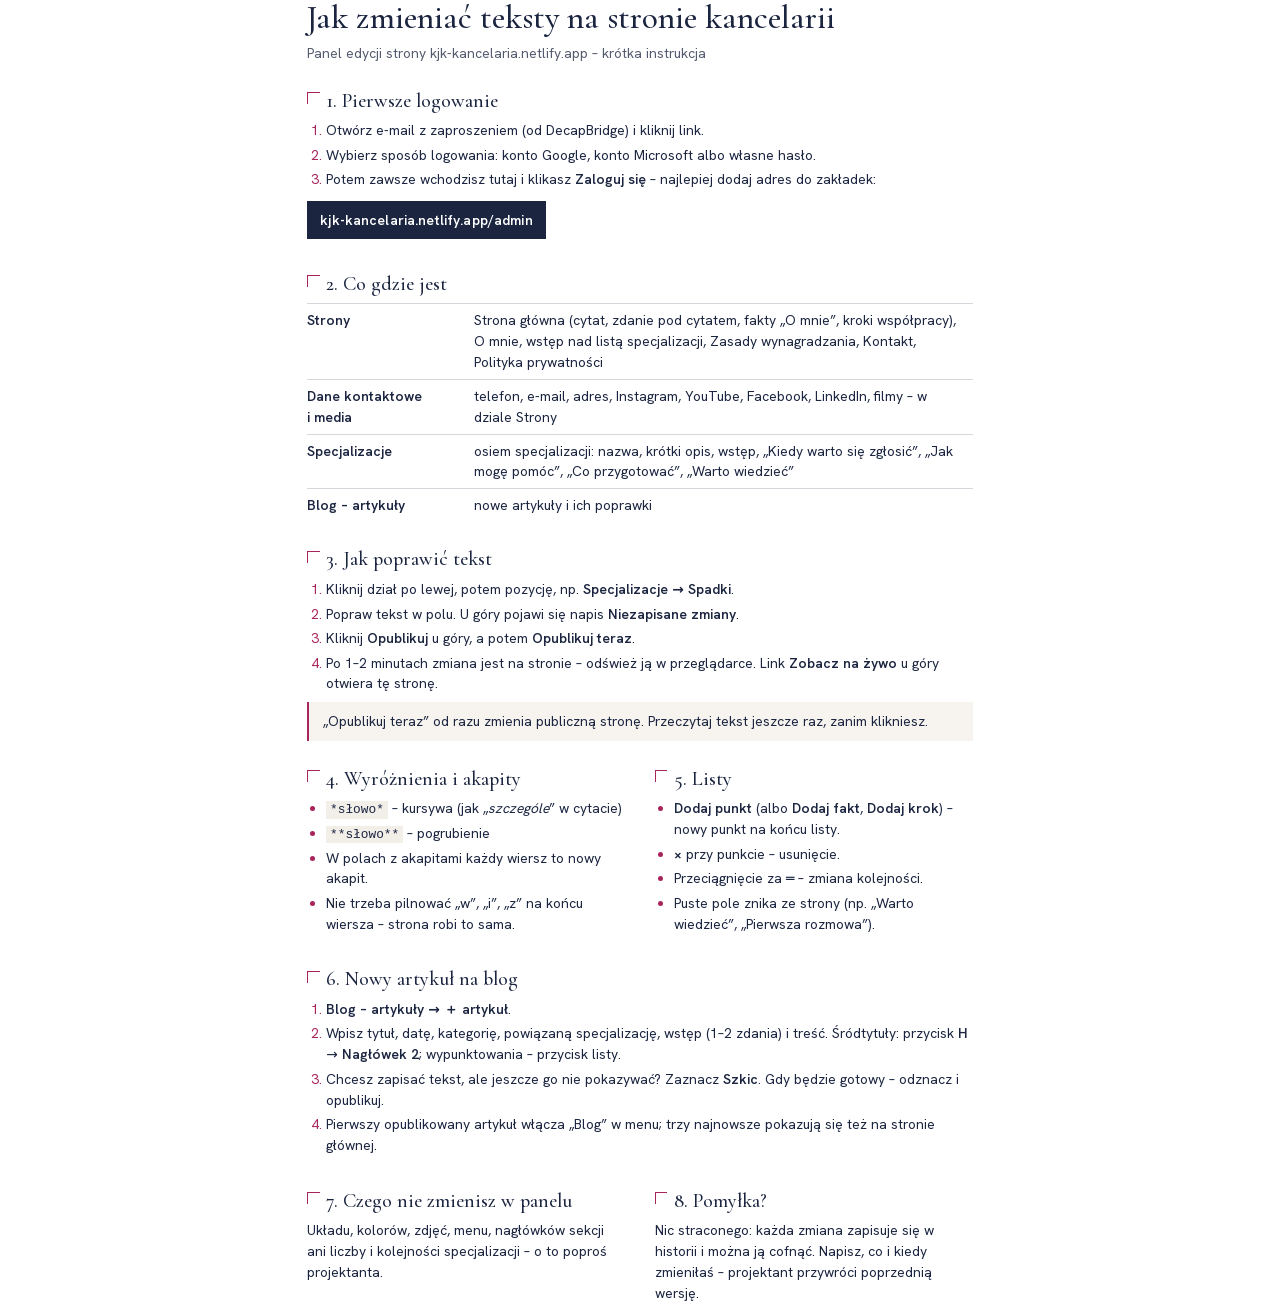
<file: INSTRUKCJA-DLA-KASI.html>
<!doctype html>
<html lang="pl">
<head>
<meta charset="utf-8">
<title>Jak zmieniać teksty na stronie kancelarii</title>
<style>
  @font-face { font-family: "Cormorant Garamond"; src: url("strona/fonts/cormorant-pl.woff2") format("woff2"); font-weight: 400 600; }
  @font-face { font-family: "Hanken Grotesk"; src: url("strona/fonts/hanken-grotesk-pl.woff2") format("woff2"); font-weight: 400 600; }
  @page { size: A4; margin: 16mm 17mm 16mm; }
  html { -webkit-print-color-adjust: exact; print-color-adjust: exact; }
  body { margin: 0; font: 10.4pt/1.5 "Hanken Grotesk", system-ui, sans-serif; color: #1B2540; background: #fff; }
  .page { max-width: 176mm; margin: 0 auto; }
  h1 { margin: 0 0 2mm; font: 500 25pt/1.05 "Cormorant Garamond", Georgia, serif; }
  .sub { margin: 0 0 6mm; color: #555B6E; }
  h2 { position: relative; margin: 6mm 0 2mm; padding: 1mm 0 0 5mm; font: 500 15pt/1.15 "Cormorant Garamond", Georgia, serif; break-after: avoid; }
  h2::before { content: ""; position: absolute; left: 0; top: 1.6mm; width: 3mm; height: 3mm; border-top: 1px solid #A8255B; border-left: 1px solid #A8255B; }
  p { margin: 0 0 2mm; }
  ol, ul { margin: 0 0 2mm; padding-left: 5mm; }
  li { margin-bottom: 1mm; }
  li::marker { color: #A8255B; }
  .link { display: inline-block; margin: 1mm 0 2mm; padding: 2.2mm 3.4mm; background: #1B2540; color: #fff; font-weight: 600; letter-spacing: .01em; }
  b { font-weight: 600; }
  code { font: 9.6pt/1 ui-monospace, Menlo, monospace; background: #F2EEE8; padding: .3mm 1mm; }
  table { width: 100%; border-collapse: collapse; margin: 1mm 0 2mm; }
  td { padding: 1.6mm 2mm 1.6mm 0; border-top: 1px solid rgba(27,37,64,.18); vertical-align: top; }
  td:first-child { width: 42mm; font-weight: 600; }
  .note { padding: 2.5mm 3.5mm; border-left: 2px solid #A8255B; background: #F7F4EF; }
  .cols { display: grid; grid-template-columns: 1fr 1fr; gap: 0 8mm; }
  .keep { break-inside: avoid; }
</style>
</head>
<body><div class="page">

<h1>Jak zmieniać teksty na stronie kancelarii</h1>
<p class="sub">Panel edycji strony kjk-kancelaria.netlify.app – krótka instrukcja</p>

<h2>1. Pierwsze logowanie</h2>
<ol>
  <li>Otwórz e-mail z zaproszeniem (od DecapBridge) i kliknij link.</li>
  <li>Wybierz sposób logowania: konto Google, konto Microsoft albo własne hasło.</li>
  <li>Potem zawsze wchodzisz tutaj i klikasz <b>Zaloguj się</b> – najlepiej dodaj adres do zakładek:</li>
</ol>
<p><span class="link">kjk-kancelaria.netlify.app/admin</span></p>

<h2>2. Co gdzie jest</h2>
<table>
  <tr><td>Strony</td><td>Strona główna (cytat, zdanie pod cytatem, fakty „O mnie”, kroki współpracy), O mnie, wstęp nad listą specjalizacji, Zasady wynagradzania, Kontakt, Polityka prywatności</td></tr>
  <tr><td>Dane kontaktowe i&nbsp;media</td><td>telefon, e-mail, adres, Instagram, YouTube, Facebook, LinkedIn, filmy – w dziale Strony</td></tr>
  <tr><td>Specjalizacje</td><td>osiem specjalizacji: nazwa, krótki opis, wstęp, „Kiedy warto się zgłosić”, „Jak mogę pomóc”, „Co przygotować”, „Warto wiedzieć”</td></tr>
  <tr><td>Blog – artykuły</td><td>nowe artykuły i ich poprawki</td></tr>
</table>

<h2>3. Jak poprawić tekst</h2>
<ol>
  <li>Kliknij dział po lewej, potem pozycję, np. <b>Specjalizacje → Spadki</b>.</li>
  <li>Popraw tekst w polu. U góry pojawi się napis <b>Niezapisane zmiany</b>.</li>
  <li>Kliknij <b>Opublikuj</b> u góry, a potem <b>Opublikuj teraz</b>.</li>
  <li>Po 1–2 minutach zmiana jest na stronie – odśwież ją w przeglądarce. Link <b>Zobacz na żywo</b> u góry otwiera tę stronę.</li>
</ol>
<div class="note keep">„Opublikuj teraz” od razu zmienia publiczną stronę. Przeczytaj tekst jeszcze raz, zanim klikniesz.</div>

<div class="cols">
<div class="keep">
<h2>4. Wyróżnienia i akapity</h2>
<ul>
  <li><code>*słowo*</code> – kursywa (jak „<i>szczególe</i>” w cytacie)</li>
  <li><code>**słowo**</code> – pogrubienie</li>
  <li>W polach z akapitami każdy wiersz to nowy akapit.</li>
  <li>Nie trzeba pilnować „w”, „i”, „z” na końcu wiersza – strona robi to sama.</li>
</ul>
</div>
<div class="keep">
<h2>5. Listy</h2>
<ul>
  <li><b>Dodaj punkt</b> (albo <b>Dodaj fakt</b>, <b>Dodaj krok</b>) – nowy punkt na końcu listy.</li>
  <li><b>×</b> przy punkcie – usunięcie.</li>
  <li>Przeciągnięcie za <b>═</b> – zmiana kolejności.</li>
  <li>Puste pole znika ze strony (np. „Warto wiedzieć”, „Pierwsza rozmowa”).</li>
</ul>
</div>
</div>

<h2 class="keep">6. Nowy artykuł na blog</h2>
<ol>
  <li><b>Blog – artykuły → ＋ artykuł</b>.</li>
  <li>Wpisz tytuł, datę, kategorię, powiązaną specjalizację, wstęp (1–2 zdania) i treść. Śródtytuły: przycisk <b>H</b> → <b>Nagłówek 2</b>; wypunktowania – przycisk listy.</li>
  <li>Chcesz zapisać tekst, ale jeszcze go nie pokazywać? Zaznacz <b>Szkic</b>. Gdy będzie gotowy – odznacz i opublikuj.</li>
  <li>Pierwszy opublikowany artykuł włącza „Blog” w menu; trzy najnowsze pokazują się też na stronie głównej.</li>
</ol>

<div class="cols">
<div class="keep">
<h2>7. Czego nie zmienisz w panelu</h2>
<p>Układu, kolorów, zdjęć, menu, nagłówków sekcji ani liczby i kolejności specjalizacji – o to poproś projektanta.</p>
</div>
<div class="keep">
<h2>8. Pomyłka?</h2>
<p>Nic straconego: każda zmiana zapisuje się w historii i można ją cofnąć. Napisz, co i kiedy zmieniłaś – projektant przywróci poprzednią wersję.</p>
</div>
</div>

</div></body>
</html>
</file>
